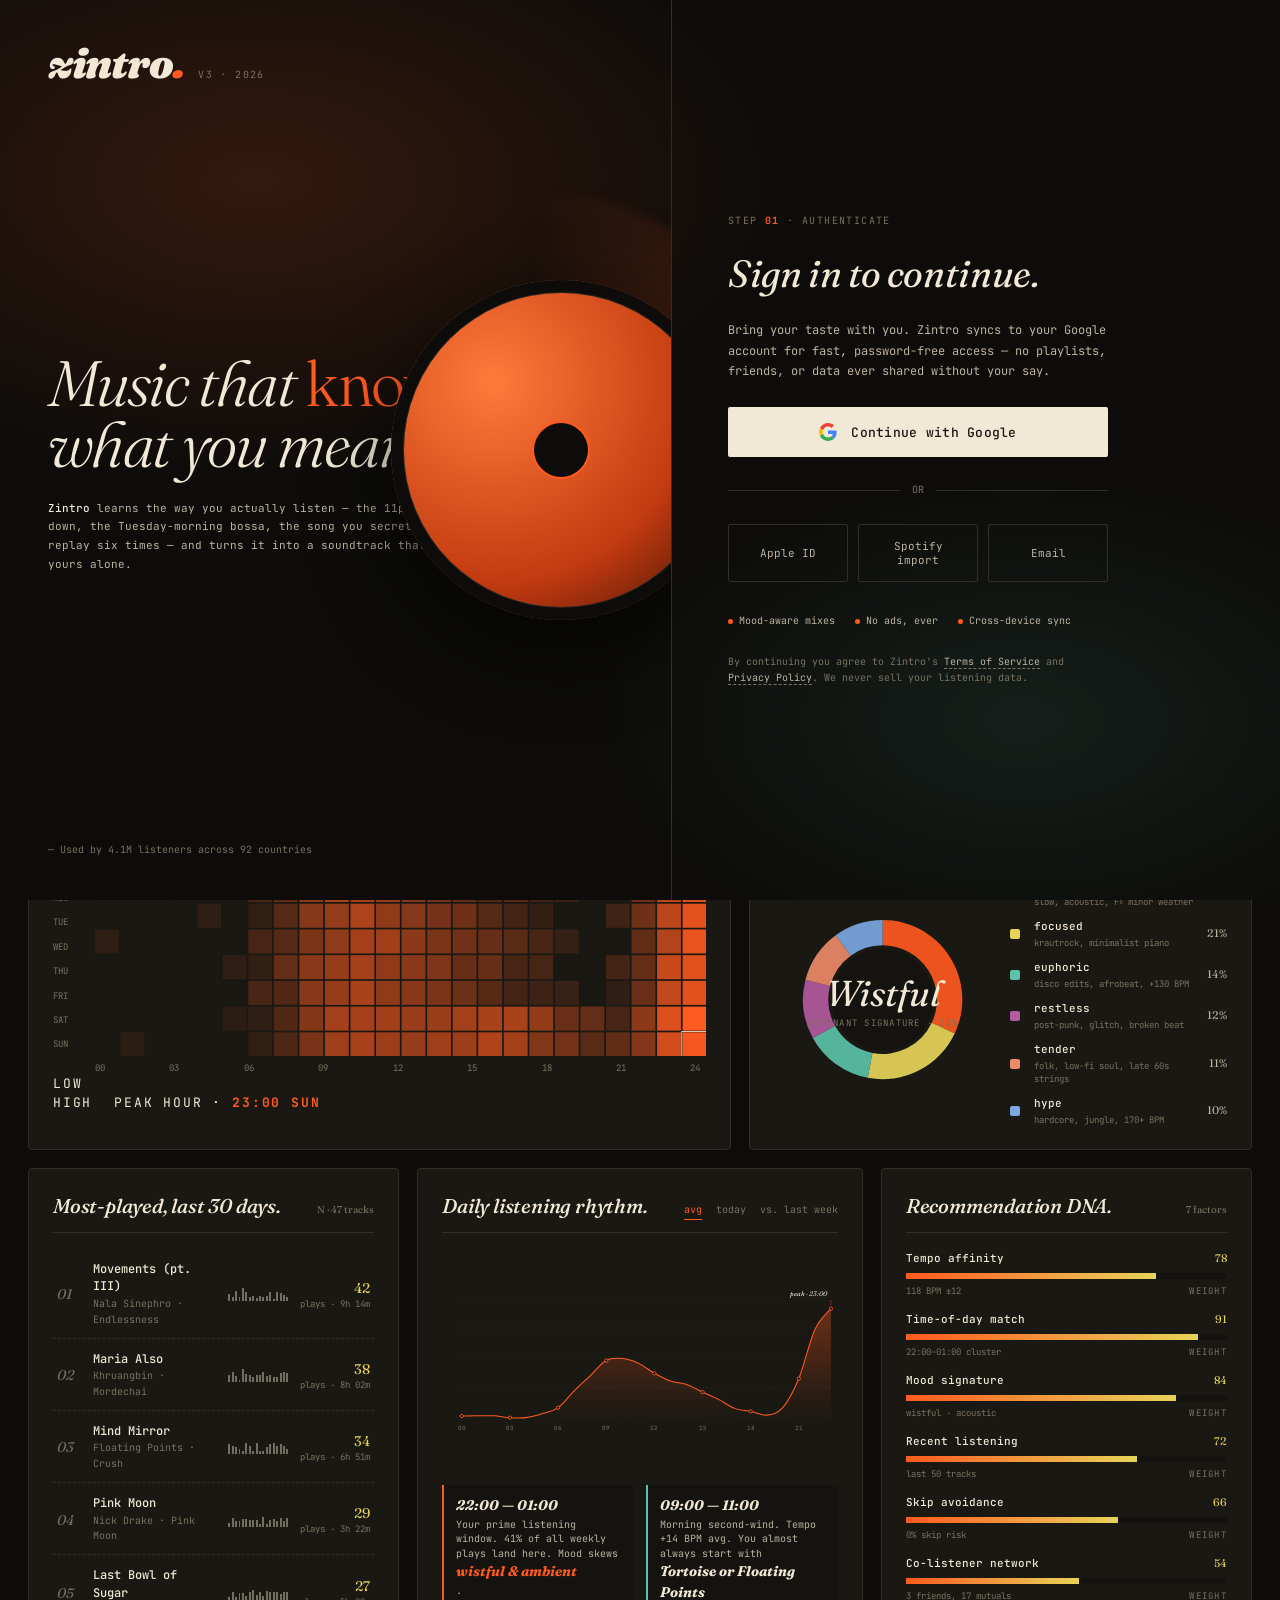
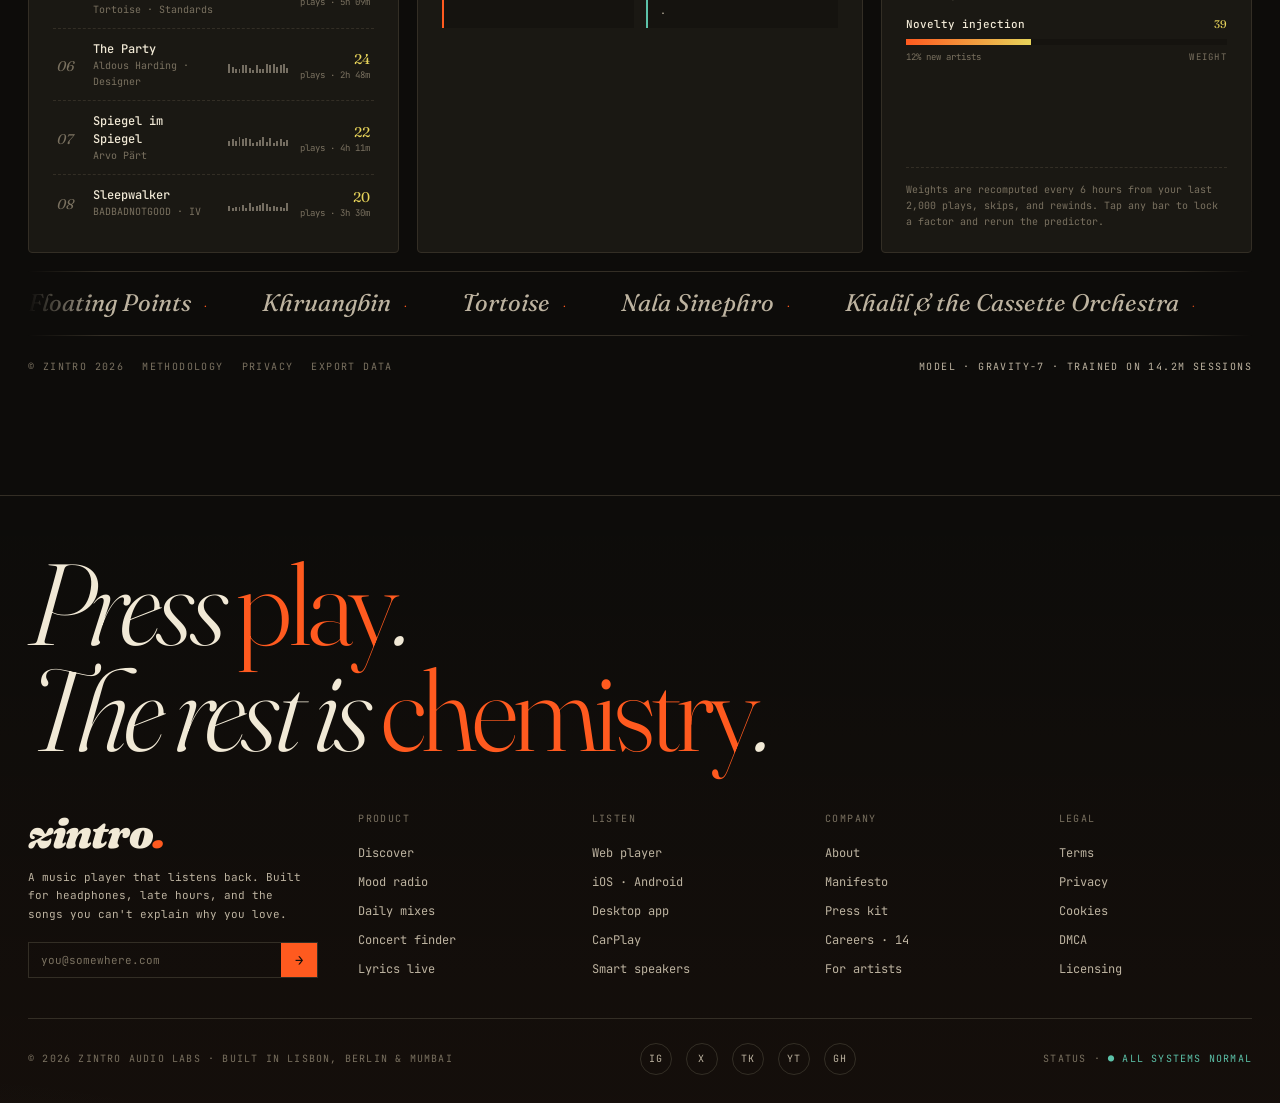
<file: index.html>
<!doctype html>
<html lang="en">
<head>
<meta charset="utf-8" />
<meta name="viewport" content="width=device-width,initial-scale=1" />
<title>Zintro — your music, decoded.</title>
<link rel="preconnect" href="https://fonts.googleapis.com">
<link rel="preconnect" href="https://fonts.gstatic.com" crossorigin>
<link href="https://fonts.googleapis.com/css2?family=Fraunces:ital,opsz,wght@0,9..144,300..900;1,9..144,300..900&family=JetBrains+Mono:wght@300;400;500;700&display=swap" rel="stylesheet">
<style>
:root{
  --ink:#0d0c0a;
  --ink-2:#15130f;
  --panel:#1a1813;
  --panel-2:#221f19;
  --line:#332e25;
  --bone:#f1e9d6;
  --bone-dim:#bdb3a0;
  --muted:#7a7160;
  --tang:#ff5a1f;      /* persimmon */
  --acid:#e7d35a;      /* champagne acid */
  --teal:#5cc2a9;      /* dim mint */
  --plum:#b35aa1;
  --grid-gap:18px;
}
*{box-sizing:border-box;margin:0;padding:0}
html{scroll-behavior:smooth}
html,body{background:var(--ink);color:var(--bone);font-family:"JetBrains Mono",ui-monospace,Menlo,monospace;font-size:13px;line-height:1.45;-webkit-font-smoothing:antialiased}
body{
  background:
    radial-gradient(1200px 600px at 85% -10%, rgba(255,90,31,.10), transparent 60%),
    radial-gradient(900px 500px at -5% 110%, rgba(92,194,169,.07), transparent 60%),
    var(--ink);
  min-height:100vh;
  overflow-x:hidden;
}
/* film grain */
body::before{
  content:"";position:fixed;inset:0;pointer-events:none;z-index:100;opacity:.06;mix-blend-mode:overlay;
  background-image:url("data:image/svg+xml;utf8,<svg xmlns='http://www.w3.org/2000/svg' width='160' height='160'><filter id='n'><feTurbulence type='fractalNoise' baseFrequency='.9' numOctaves='2' stitchTiles='stitch'/></filter><rect width='100%25' height='100%25' filter='url(%23n)'/></svg>");
}
::selection{background:var(--tang);color:var(--ink)}

a{color:inherit;text-decoration:none}
.serif{font-family:"Fraunces",ui-serif,Georgia,serif;font-optical-sizing:auto}
.italic{font-style:italic}
.up{text-transform:uppercase;letter-spacing:.14em}
.tang{color:var(--tang)}
.acid{color:var(--acid)}
.teal{color:var(--teal)}
.dim{color:var(--bone-dim)}
.mut{color:var(--muted)}

/* ───────── layout ───────── */
.wrap{max-width:1480px;margin:0 auto;padding:22px 28px 60px}

/* ───────── top bar ───────── */
.topbar{display:flex;align-items:center;justify-content:space-between;border-bottom:1px solid var(--line);padding-bottom:14px;margin-bottom:22px}
.brand{display:flex;align-items:baseline;gap:14px}
.brand .mark{font-family:"Fraunces";font-weight:900;font-style:italic;font-size:34px;letter-spacing:-.02em;line-height:1}
.brand .mark .slash{color:var(--tang);font-style:normal;margin:0 2px}
.brand .sub{font-size:10px;color:var(--muted);max-width:240px}
.tb-meta{display:flex;gap:22px;align-items:center;font-size:11px;color:var(--bone-dim)}
.tb-meta .kv b{color:var(--bone);font-weight:500}
.tb-meta .dot{width:7px;height:7px;border-radius:50%;background:var(--tang);box-shadow:0 0 0 4px rgba(255,90,31,.15);animation:p 1.6s ease-in-out infinite}
@keyframes p{50%{transform:scale(1.4);opacity:.7}}
.live{display:flex;align-items:center;gap:8px}
.avatar{width:34px;height:34px;border-radius:50%;background:linear-gradient(135deg,var(--tang),var(--plum));display:grid;place-items:center;font-family:"Fraunces";font-style:italic;font-weight:700;color:var(--ink)}

/* ───────── masthead ───────── */
.mast{display:grid;grid-template-columns:1.05fr .95fr;gap:var(--grid-gap);margin-bottom:var(--grid-gap)}
.mast .col{position:relative}

/* now playing card */
.np{
  background:linear-gradient(160deg,#1d1a14 0%, #14110d 100%);
  border:1px solid var(--line);
  border-radius:4px;
  padding:26px 28px 22px;
  position:relative;overflow:hidden;min-height:340px;
}
.np::after{
  content:"";position:absolute;right:-80px;top:-60px;width:380px;height:380px;border-radius:50%;
  background:conic-gradient(from 30deg, #0d0c0a, #2a2620, #0d0c0a, #2a2620, #0d0c0a);
  filter:blur(.4px);opacity:.85;
}
.np::before{
  content:"";position:absolute;right:30px;top:90px;width:160px;height:160px;border-radius:50%;
  background:radial-gradient(circle at 30% 30%, #ff7a3a, #c23a10 60%, #2a0d04 100%);
  box-shadow:0 30px 60px rgba(0,0,0,.6), inset 0 0 0 6px #0d0c0a;
  z-index:1;animation:spin 14s linear infinite;
}
@keyframes spin{to{transform:rotate(360deg)}}
.np-tag{display:flex;align-items:center;gap:8px;font-size:10px;color:var(--bone-dim);position:relative;z-index:2}
.np-tag .dot{width:6px;height:6px;border-radius:50%;background:var(--tang);animation:p 1.6s ease-in-out infinite}
.np h1{
  font-family:"Fraunces";font-style:italic;font-weight:400;
  font-size:clamp(38px,5vw,68px);line-height:.95;letter-spacing:-.02em;
  margin:18px 0 8px;max-width:78%;position:relative;z-index:2;
}
.np h1 em{font-style:normal;color:var(--tang)}
.np .artist{font-size:13px;color:var(--bone-dim);position:relative;z-index:2}
.np .artist b{color:var(--bone);font-weight:500}
.np .meta{display:flex;gap:24px;margin-top:22px;position:relative;z-index:2;font-size:10px;color:var(--muted)}
.np .meta b{display:block;color:var(--bone);font-size:14px;margin-bottom:2px;font-family:"Fraunces";font-weight:400}

/* progress + waveform */
.wave{position:relative;margin-top:24px;z-index:2}
.wave svg{display:block;width:100%;height:54px}
.wave .scrub{height:1px;background:var(--line);margin-top:8px;position:relative}
.wave .scrub i{position:absolute;left:0;top:0;height:1px;background:var(--tang);width:42%}
.wave .scrub b{position:absolute;left:42%;top:-4px;width:9px;height:9px;background:var(--tang);border-radius:50%;transform:translateX(-50%)}
.wave .t{display:flex;justify-content:space-between;font-size:10px;color:var(--muted);margin-top:6px}
.transport{display:flex;gap:14px;margin-top:18px;align-items:center;position:relative;z-index:2}
.transport button{
  background:none;border:1px solid var(--line);color:var(--bone);
  width:36px;height:36px;border-radius:50%;cursor:pointer;
  display:grid;place-items:center;transition:.2s;
}
.transport button:hover{border-color:var(--tang);color:var(--tang)}
.transport .play{width:48px;height:48px;background:var(--tang);color:var(--ink);border-color:var(--tang)}
.transport .play:hover{background:#ff7541}

/* predicted next */
.next{
  background:var(--panel);border:1px solid var(--line);border-radius:4px;
  padding:22px 24px;display:flex;flex-direction:column;min-height:340px;position:relative;
}
.next .hd{display:flex;justify-content:space-between;align-items:center;border-bottom:1px dashed var(--line);padding-bottom:10px;margin-bottom:16px}
.next .hd h3{font-family:"Fraunces";font-style:italic;font-weight:500;font-size:18px;letter-spacing:-.01em}
.next .conf{font-size:10px;color:var(--bone-dim);display:flex;align-items:center;gap:8px}
.conf .bar{width:80px;height:4px;background:var(--line);position:relative;overflow:hidden}
.conf .bar i{position:absolute;left:0;top:0;bottom:0;background:linear-gradient(90deg,var(--tang),var(--acid));width:87%}
.queue{display:flex;flex-direction:column;gap:10px;flex:1}
.q-item{
  display:grid;grid-template-columns:28px 1fr auto;gap:12px;align-items:center;
  padding:10px 12px;border:1px solid transparent;border-radius:3px;cursor:pointer;transition:.2s;
}
.q-item:hover{background:var(--panel-2);border-color:var(--line)}
.q-item.lead{background:linear-gradient(90deg,rgba(255,90,31,.10),transparent 70%);border-color:rgba(255,90,31,.35)}
.q-item .rank{font-family:"Fraunces";font-style:italic;font-size:22px;color:var(--muted);text-align:center}
.q-item.lead .rank{color:var(--tang)}
.q-item .title{font-size:12px;color:var(--bone);font-weight:500}
.q-item .sub{font-size:10px;color:var(--muted);margin-top:2px}
.q-item .why{font-size:9px;color:var(--bone-dim);text-align:right;max-width:140px;line-height:1.4}
.q-item .pct{font-family:"Fraunces";font-weight:500;font-size:13px;color:var(--acid);text-align:right}
.next .why-box{
  margin-top:14px;padding:12px 14px;background:var(--ink-2);border-left:2px solid var(--tang);
  font-size:11px;color:var(--bone-dim);line-height:1.6;
}
.next .why-box b{color:var(--bone);font-weight:500}

/* ───────── strip: mood selector ───────── */
.mood-strip{
  display:flex;align-items:stretch;gap:0;border:1px solid var(--line);border-radius:4px;
  background:var(--panel);margin-bottom:var(--grid-gap);overflow:hidden;
}
.mood-strip .label{
  padding:18px 20px;border-right:1px solid var(--line);
  display:flex;flex-direction:column;justify-content:center;min-width:200px;background:var(--ink-2);
}
.mood-strip .label .k{font-size:10px;color:var(--muted)}
.mood-strip .label .v{font-family:"Fraunces";font-style:italic;font-size:22px;margin-top:2px}
.mood-chips{display:flex;flex:1;overflow-x:auto}
.chip{
  flex:1;padding:18px 16px;border-right:1px solid var(--line);cursor:pointer;
  display:flex;flex-direction:column;gap:6px;min-width:130px;position:relative;transition:.25s;
}
.chip:last-child{border-right:none}
.chip:hover{background:var(--panel-2)}
.chip.active{background:linear-gradient(180deg,rgba(255,90,31,.18),transparent);color:var(--bone)}
.chip.active::before{content:"";position:absolute;left:0;right:0;bottom:0;height:2px;background:var(--tang)}
.chip .emo{font-family:"Fraunces";font-style:italic;font-size:18px;letter-spacing:-.01em}
.chip .stat{font-size:10px;color:var(--muted);display:flex;justify-content:space-between}
.chip .mini{height:18px;display:flex;align-items:flex-end;gap:2px}
.chip .mini i{flex:1;background:var(--line);transition:.3s}
.chip.active .mini i{background:var(--tang)}

/* ───────── main grid ───────── */
.grid{display:grid;grid-template-columns:1.4fr 1fr;gap:var(--grid-gap)}
.card{background:var(--panel);border:1px solid var(--line);border-radius:4px;padding:22px 24px;position:relative}
.card .hd{display:flex;justify-content:space-between;align-items:baseline;margin-bottom:18px;border-bottom:1px solid var(--line);padding-bottom:12px}
.card .hd h3{font-family:"Fraunces";font-style:italic;font-weight:500;font-size:20px;letter-spacing:-.01em}
.card .hd .ctrls{display:flex;gap:14px;font-size:10px;color:var(--muted)}
.card .hd .ctrls span{cursor:pointer;padding:2px 0;border-bottom:1px solid transparent}
.card .hd .ctrls span.on{color:var(--tang);border-color:var(--tang)}
.card .hd .ctrls span:hover{color:var(--bone)}
.card .num{font-family:"Fraunces";font-size:10px;color:var(--muted)}

/* heatmap */
.heat{display:grid;grid-template-columns:34px 1fr;gap:8px}
.heat .ylabs{display:flex;flex-direction:column;justify-content:space-between;font-size:9px;color:var(--muted);padding:14px 0 24px}
.heat-grid{position:relative}
.heat-grid svg{display:block;width:100%;height:auto}
.heat .xlabs{display:flex;justify-content:space-between;font-size:9px;color:var(--muted);margin-top:6px;padding-right:6px}
.heat .legend{display:flex;align-items:center;gap:8px;margin-top:14px;font-size:10px;color:var(--muted);justify-content:flex-end}
.heat .legend .scale{display:flex;width:120px;height:8px}
.heat .legend .scale i{flex:1}

/* mood ring (donut) */
.ring-wrap{display:grid;grid-template-columns:1fr 1fr;gap:18px;align-items:center}
.ring{position:relative;aspect-ratio:1;max-width:240px;margin:0 auto}
.ring svg{width:100%;height:100%;transform:rotate(-90deg)}
.ring .center{position:absolute;inset:0;display:grid;place-items:center;text-align:center}
.ring .center .big{font-family:"Fraunces";font-style:italic;font-size:36px;line-height:1}
.ring .center .small{font-size:9px;color:var(--muted);margin-top:6px}
.ring-legend{display:flex;flex-direction:column;gap:10px}
.ring-legend .row{display:grid;grid-template-columns:14px 1fr auto;gap:10px;align-items:center;font-size:11px}
.ring-legend .sw{width:10px;height:10px;border-radius:2px}
.ring-legend .row b{font-weight:500;color:var(--bone)}
.ring-legend .row .p{color:var(--bone-dim);font-family:"Fraunces"}

/* second row grid */
.grid2{display:grid;grid-template-columns:1fr 1.2fr 1fr;gap:var(--grid-gap);margin-top:var(--grid-gap)}
.grid2 .card{display:flex;flex-direction:column}

/* top tracks */
.tt{display:flex;flex-direction:column;gap:2px}
.tt .row{
  display:grid;grid-template-columns:24px 1fr 60px 70px;gap:12px;align-items:center;
  padding:10px 4px;border-bottom:1px dashed var(--line);font-size:11px;
}
.tt .row:last-child{border-bottom:none}
.tt .row .rk{font-family:"Fraunces";font-style:italic;color:var(--muted);font-size:14px}
.tt .row .meta b{display:block;color:var(--bone);font-weight:500;font-size:12px}
.tt .row .meta i{color:var(--muted);font-style:normal;font-size:10px}
.tt .row .bars{height:14px;display:flex;align-items:flex-end;gap:1.5px}
.tt .row .bars i{flex:1;background:var(--bone-dim);opacity:.55}
.tt .row .pl{text-align:right;font-family:"Fraunces";font-size:14px;color:var(--acid)}
.tt .row .pl span{font-size:9px;color:var(--muted);display:block;font-family:"JetBrains Mono"}
.tt .row:hover{background:var(--ink-2)}
.tt .row:hover .bars i{background:var(--tang);opacity:.9}

/* hour rhythm (line chart) */
.rhythm{flex:1;display:flex;flex-direction:column}
.rhythm svg{width:100%;height:220px;display:block}
.rhythm .insights{display:grid;grid-template-columns:1fr 1fr;gap:12px;margin-top:14px;font-size:10px}
.rhythm .insights .ins{padding:10px 12px;background:var(--ink-2);border-left:2px solid var(--teal)}
.rhythm .insights .ins.h{border-left-color:var(--tang)}
.rhythm .insights .ins b{display:block;font-family:"Fraunces";font-style:italic;font-size:14px;color:var(--bone);margin-bottom:2px}
.rhythm .insights .ins span{color:var(--bone-dim)}

/* dna/factors */
.dna{display:flex;flex-direction:column;gap:14px;flex:1}
.dna .factor{display:flex;flex-direction:column;gap:6px}
.dna .factor .top{display:flex;justify-content:space-between;font-size:11px}
.dna .factor .top b{color:var(--bone);font-weight:500}
.dna .factor .top span{font-family:"Fraunces";color:var(--acid)}
.dna .factor .track{height:6px;background:var(--ink-2);position:relative;overflow:hidden}
.dna .factor .track i{position:absolute;left:0;top:0;bottom:0;background:linear-gradient(90deg,var(--tang),var(--acid))}
.dna .factor .scale{display:flex;justify-content:space-between;font-size:9px;color:var(--muted)}

/* footer ticker */
.ticker{
  margin-top:var(--grid-gap);border-top:1px solid var(--line);border-bottom:1px solid var(--line);
  padding:14px 0;display:flex;gap:48px;overflow:hidden;white-space:nowrap;
  font-family:"Fraunces";font-style:italic;font-size:24px;color:var(--bone-dim);
  mask-image:linear-gradient(90deg,transparent,#000 6%,#000 94%,transparent);
}
.ticker .reel{display:flex;gap:48px;animation:slide 50s linear infinite}
@keyframes slide{to{transform:translateX(-50%)}}
.ticker .reel span em{color:var(--tang);font-style:normal;margin:0 8px;font-size:10px;vertical-align:middle}

/* foot */
.foot{display:flex;justify-content:space-between;margin-top:24px;font-size:10px;color:var(--muted)}
.foot .l{display:flex;gap:18px}
.foot a:hover{color:var(--tang)}

/* responsive */
@media (max-width:1100px){
  .mast,.grid,.grid2{grid-template-columns:1fr}
  .np h1{font-size:46px}
}

/* ───────── login overlay ───────── */
.login-shell{
  position:fixed;inset:0;z-index:200;
  background:
    radial-gradient(900px 500px at 20% 20%, rgba(255,90,31,.16), transparent 60%),
    radial-gradient(700px 400px at 80% 80%, rgba(92,194,169,.10), transparent 60%),
    var(--ink);
  display:grid;grid-template-columns:1.05fr .95fr;
  transition:opacity .8s ease, transform .8s ease;
}
.login-shell.gone{opacity:0;transform:scale(1.02);pointer-events:none}
.login-art{
  position:relative;overflow:hidden;border-right:1px solid var(--line);
  padding:42px 48px;display:flex;flex-direction:column;justify-content:space-between;
}
.login-art .b{display:flex;align-items:baseline;gap:14px}
.login-art .b .mark{font-family:"Fraunces";font-weight:900;font-style:italic;font-size:42px;letter-spacing:-.03em;line-height:1}
.login-art .b .mark .dot{color:var(--tang)}
.login-art .b .sub{font-size:10px;color:var(--muted)}
.login-art h2{
  font-family:"Fraunces";font-weight:300;font-style:italic;
  font-size:clamp(46px,5vw,82px);line-height:.96;letter-spacing:-.025em;max-width:520px;
}
.login-art h2 em{font-style:normal;color:var(--tang)}
.login-art .quote{font-size:11px;color:var(--bone-dim);max-width:420px;line-height:1.7}
.login-art .quote b{color:var(--bone);font-weight:500}
.login-art::after{
  content:"";position:absolute;right:-120px;top:50%;transform:translateY(-50%);
  width:520px;height:520px;border-radius:50%;
  background:conic-gradient(from 0deg, transparent, rgba(255,90,31,.18), transparent 30%, transparent);
  filter:blur(6px);animation:spin 24s linear infinite;
}
.login-art .disc{
  position:absolute;right:-60px;top:50%;transform:translateY(-50%);
  width:340px;height:340px;border-radius:50%;
  background:radial-gradient(circle at 30% 30%, #ff7a3a, #c23a10 60%, #2a0d04 100%);
  box-shadow:0 30px 80px rgba(0,0,0,.6), inset 0 0 0 12px #0d0c0a, inset 0 0 0 13px #2a2620;
  animation:spin 14s linear infinite;z-index:1;
}
.login-art .disc::after{
  content:"";position:absolute;inset:42% 42%;border-radius:50%;background:#0d0c0a;box-shadow:0 0 0 2px #ff5a1f;
}

.login-form{
  padding:42px 56px;display:flex;flex-direction:column;justify-content:center;gap:26px;
  max-width:520px;
}
.login-form .step{font-size:10px;color:var(--muted)}
.login-form .step b{color:var(--tang)}
.login-form h3{font-family:"Fraunces";font-style:italic;font-weight:400;font-size:38px;line-height:1.05;letter-spacing:-.01em}
.login-form p.intro{font-size:12px;color:var(--bone-dim);line-height:1.7;max-width:380px}

.gbtn{
  display:flex;align-items:center;gap:14px;justify-content:center;
  width:100%;max-width:380px;padding:16px 22px;
  background:var(--bone);color:#1a1813;border:none;border-radius:2px;cursor:pointer;
  font-family:"JetBrains Mono";font-weight:500;font-size:13px;letter-spacing:.02em;
  transition:.25s;position:relative;overflow:hidden;
}
.gbtn:hover{background:#fff;transform:translateY(-1px);box-shadow:0 14px 30px rgba(0,0,0,.4)}
.gbtn:active{transform:translateY(0)}
.gbtn svg{flex-shrink:0}
.gbtn.loading{color:transparent}
.gbtn.loading::after{
  content:"";position:absolute;top:50%;left:50%;width:18px;height:18px;margin:-9px 0 0 -9px;
  border:2px solid #1a1813;border-top-color:transparent;border-radius:50%;animation:spin 0.7s linear infinite;
}

.divider{display:flex;align-items:center;gap:12px;color:var(--muted);font-size:10px;max-width:380px}
.divider::before,.divider::after{content:"";flex:1;height:1px;background:var(--line)}

.alt{
  display:flex;gap:10px;max-width:380px;
}
.alt button{
  flex:1;padding:14px;background:transparent;border:1px solid var(--line);color:var(--bone-dim);
  font-family:"JetBrains Mono";font-size:11px;cursor:pointer;transition:.2s;border-radius:2px;
}
.alt button:hover{border-color:var(--tang);color:var(--bone)}

.login-form .fineprint{font-size:10px;color:var(--muted);line-height:1.6;max-width:380px}
.login-form .fineprint a{color:var(--bone-dim);border-bottom:1px dashed var(--muted)}
.login-form .fineprint a:hover{color:var(--tang);border-color:var(--tang)}

.login-perks{display:flex;gap:20px;margin-top:6px;max-width:380px;flex-wrap:wrap}
.login-perks .p{font-size:10px;color:var(--bone-dim);display:flex;gap:6px;align-items:center}
.login-perks .p::before{content:"";width:5px;height:5px;background:var(--tang);border-radius:50%}

@media (max-width:900px){
  .login-shell{grid-template-columns:1fr}
  .login-art{min-height:280px;padding:28px}
  .login-art .disc{width:240px;height:240px;right:-100px}
}

/* ───────── song hover card ───────── */
.song{
  position:relative;cursor:pointer;display:inline-block;transition:color .25s ease;
}
.song::after{
  content:"";position:absolute;left:0;right:100%;bottom:-2px;height:1px;
  background:var(--tang);transition:right .35s cubic-bezier(.22,.61,.36,1);
}
.song:hover{color:var(--tang)}
.song:hover::after{right:0}

#hoverCard{
  position:fixed;z-index:150;pointer-events:none;
  background:linear-gradient(155deg,#1f1c16,#15130f);
  border:1px solid var(--line);border-radius:4px;padding:14px 16px;width:260px;
  box-shadow:0 26px 60px rgba(0,0,0,.7), 0 0 0 1px rgba(255,90,31,.08);
  opacity:0;transform:translateY(8px) scale(.96);transform-origin:top left;
  transition:opacity .25s ease, transform .35s cubic-bezier(.22,.61,.36,1);
  font-family:"JetBrains Mono";
}
#hoverCard.on{opacity:1;transform:translateY(0) scale(1)}
#hoverCard::before{
  content:"";position:absolute;left:14px;top:-5px;width:10px;height:10px;
  background:#1f1c16;border-left:1px solid var(--line);border-top:1px solid var(--line);
  transform:rotate(45deg);
}
#hoverCard .hc-art{
  display:flex;align-items:center;gap:12px;padding-bottom:10px;border-bottom:1px dashed var(--line);margin-bottom:10px;
}
#hoverCard .hc-cover{
  width:46px;height:46px;border-radius:50%;flex-shrink:0;position:relative;
  background:conic-gradient(from 90deg,#2a2620,#ff5a1f,#c23a10,#2a2620);
  box-shadow:inset 0 0 0 3px #0d0c0a, inset 0 0 0 4px #332e25;
  animation:spin 6s linear infinite;
}
#hoverCard .hc-cover::after{content:"";position:absolute;inset:42% 42%;border-radius:50%;background:#0d0c0a}
#hoverCard .hc-title{font-family:"Fraunces";font-style:italic;font-size:16px;line-height:1.1;color:var(--bone)}
#hoverCard .hc-artist{font-size:10px;color:var(--bone-dim);margin-top:3px}
#hoverCard .hc-meta{display:grid;grid-template-columns:1fr 1fr;gap:8px 12px;font-size:10px}
#hoverCard .hc-meta .k{color:var(--muted);text-transform:uppercase;letter-spacing:.1em;font-size:9px}
#hoverCard .hc-meta .v{font-family:"Fraunces";color:var(--bone);font-size:13px;margin-top:1px}
#hoverCard .hc-mood{
  margin-top:10px;padding-top:10px;border-top:1px dashed var(--line);
  display:flex;align-items:center;gap:8px;font-size:9px;color:var(--bone-dim);
}
#hoverCard .hc-mood .pill{
  padding:3px 8px;border:1px solid var(--tang);color:var(--tang);border-radius:99px;font-size:9px;letter-spacing:.05em;
}
#hoverCard .hc-bars{display:flex;gap:2px;flex:1;align-items:flex-end;height:14px}
#hoverCard .hc-bars i{flex:1;background:var(--tang);opacity:.65}

/* ───────── expanded footer ───────── */
.zfoot{
  margin-top:60px;padding:54px 28px 28px;border-top:1px solid var(--line);
  background:linear-gradient(180deg,transparent,rgba(255,90,31,.03));
  position:relative;overflow:hidden;
}
.zfoot .big{
  font-family:"Fraunces";font-style:italic;font-weight:300;
  font-size:clamp(60px,9vw,140px);line-height:.92;letter-spacing:-.04em;
  color:var(--bone);max-width:1480px;margin:0 auto 50px;
}
.zfoot .big em{font-style:normal;color:var(--tang)}
.zfoot .cols{
  max-width:1480px;margin:0 auto;
  display:grid;grid-template-columns:1.5fr 1fr 1fr 1fr 1fr;gap:40px;
  padding-bottom:40px;border-bottom:1px solid var(--line);
}
.zfoot .col h5{font-size:10px;color:var(--muted);text-transform:uppercase;letter-spacing:.14em;margin-bottom:18px;font-weight:400}
.zfoot .col ul{list-style:none;display:flex;flex-direction:column;gap:10px}
.zfoot .col li a{font-size:12px;color:var(--bone-dim);transition:.2s;display:inline-block}
.zfoot .col li a:hover{color:var(--tang);transform:translateX(4px)}
.zfoot .brand-col .mark{font-family:"Fraunces";font-weight:900;font-style:italic;font-size:42px;letter-spacing:-.03em;line-height:1;margin-bottom:14px}
.zfoot .brand-col .mark .dot{color:var(--tang)}
.zfoot .brand-col p{font-size:11px;color:var(--bone-dim);line-height:1.7;max-width:280px;margin-bottom:18px}
.zfoot .news{display:flex;border:1px solid var(--line);max-width:300px}
.zfoot .news input{flex:1;background:transparent;border:none;color:var(--bone);font-family:"JetBrains Mono";font-size:11px;padding:10px 12px;outline:none}
.zfoot .news input::placeholder{color:var(--muted)}
.zfoot .news button{background:var(--tang);color:var(--ink);border:none;padding:0 14px;cursor:pointer;font-weight:600;font-family:"JetBrains Mono";font-size:14px}
.zfoot .news button:hover{background:#ff7541}
.zfoot .bottom{
  max-width:1480px;margin:24px auto 0;display:flex;justify-content:space-between;align-items:center;
  font-size:10px;color:var(--muted);text-transform:uppercase;letter-spacing:.12em;flex-wrap:wrap;gap:14px;
}
.zfoot .bottom .socials{display:flex;gap:14px}
.zfoot .bottom .socials a{
  width:32px;height:32px;border:1px solid var(--line);border-radius:50%;
  display:grid;place-items:center;color:var(--bone-dim);transition:.25s;
}
.zfoot .bottom .socials a:hover{border-color:var(--tang);color:var(--tang);transform:translateY(-2px)}

@media (max-width:900px){
  .zfoot .cols{grid-template-columns:1fr 1fr;gap:30px}
  .zfoot .brand-col{grid-column:1/-1}
}
</style>
</head>
<body>
<!-- ────────── LOGIN OVERLAY ────────── -->
<div class="login-shell" id="loginShell">
  <div class="login-art">
    <div class="b">
      <div class="mark">zintro<span class="dot">.</span></div>
      <div class="sub up">v3 · 2026</div>
    </div>
    <div class="disc"></div>
    <div>
      <h2>Music that <em>knows</em><br/>what you mean.</h2>
      <p class="quote" style="margin-top:24px">
        <b>Zintro</b> learns the way you actually listen — the 11pm wind-down, the Tuesday-morning bossa,
        the song you secretly replay six times — and turns it into a soundtrack that's yours alone.
      </p>
    </div>
    <div class="quote" style="font-size:10px;color:var(--muted)">
      — Used by 4.1M listeners across 92 countries
    </div>
  </div>

  <div class="login-form">
    <div class="step up">Step <b>01</b> · authenticate</div>
    <h3 class="serif">Sign in to continue.</h3>
    <p class="intro">
      Bring your taste with you. Zintro syncs to your Google account for fast, password-free access —
      no playlists, friends, or data ever shared without your say.
    </p>

    <button class="gbtn" id="gbtn">
      <svg width="18" height="18" viewBox="0 0 48 48"><path fill="#EA4335" d="M24 9.5c3.54 0 6.71 1.22 9.21 3.6l6.85-6.85C35.9 2.38 30.47 0 24 0 14.62 0 6.51 5.38 2.56 13.22l7.98 6.19C12.43 13.72 17.74 9.5 24 9.5z"/><path fill="#4285F4" d="M46.98 24.55c0-1.57-.15-3.09-.38-4.55H24v9.02h12.94c-.58 2.96-2.26 5.48-4.78 7.18l7.73 6c4.51-4.18 7.09-10.36 7.09-17.65z"/><path fill="#FBBC05" d="M10.53 28.59c-.48-1.45-.76-2.99-.76-4.59s.27-3.14.76-4.59l-7.98-6.19C.92 16.46 0 20.12 0 24c0 3.88.92 7.54 2.56 10.78l7.97-6.19z"/><path fill="#34A853" d="M24 48c6.48 0 11.93-2.13 15.89-5.81l-7.73-6c-2.15 1.45-4.92 2.3-8.16 2.3-6.26 0-11.57-4.22-13.47-9.91l-7.98 6.19C6.51 42.62 14.62 48 24 48z"/></svg>
      <span>Continue with Google</span>
    </button>

    <div class="divider"><span>OR</span></div>

    <div class="alt">
      <button>Apple ID</button>
      <button>Spotify import</button>
      <button>Email</button>
    </div>

    <div class="login-perks">
      <div class="p">Mood-aware mixes</div>
      <div class="p">No ads, ever</div>
      <div class="p">Cross-device sync</div>
    </div>

    <div class="fineprint">
      By continuing you agree to Zintro's <a href="#">Terms of Service</a> and
      <a href="#">Privacy Policy</a>. We never sell your listening data.
    </div>
  </div>
</div>

<div class="wrap">

  <!-- ────────── TOPBAR ────────── -->
  <header class="topbar">
    <div class="brand">
      <div class="mark">zintro<span class="slash">.</span></div>
      <div class="sub up">Your music, decoded · Session 1182 · Sun</div>
    </div>
    <div class="tb-meta">
      <div class="kv up">Local <b id="clock">—</b></div>
      <div class="kv up">Sun · Cycle 24h</div>
      <div class="live"><span class="dot"></span><span class="up">live signal</span></div>
      <div class="avatar">M</div>
    </div>
  </header>

  <!-- ────────── MASTHEAD ────────── -->
  <section class="mast">

    <!-- Now playing -->
    <div class="col np">
      <div class="np-tag up"><span class="dot"></span> Now playing · stream 02</div>
      <h1 class="serif"><span class="song" data-artist="Khalil & the Cassette Orchestra" data-genre="Nu-Jazz · Lounge" data-year="2024" data-bpm="118" data-key="F♯m">Midnight in <em>Tangier</em>,<br/>blue and slow.</span></h1>
      <div class="artist">by <b>Khalil &amp; the Cassette Orchestra</b> · <span class="dim">Album · Suite for an Insomniac (2024)</span></div>

      <div class="meta">
        <div><b>118 BPM</b><span class="up">tempo</span></div>
        <div><b>F♯ min</b><span class="up">key</span></div>
        <div><b>0.34</b><span class="up">energy</span></div>
        <div><b>0.71</b><span class="up">valence</span></div>
        <div><b>0.82</b><span class="up">acousticness</span></div>
      </div>

      <div class="wave">
        <svg id="wave" viewBox="0 0 600 54" preserveAspectRatio="none"></svg>
        <div class="scrub"><i></i><b></b></div>
        <div class="t"><span>01:42</span><span>04:03</span></div>
      </div>

      <div class="transport">
        <button title="prev">◀◀</button>
        <button class="play" title="pause">❚❚</button>
        <button title="next">▶▶</button>
        <button title="like" style="margin-left:8px">♡</button>
        <div style="margin-left:auto;font-size:10px;color:var(--muted)" class="up">Listened 14× · last week</div>
      </div>
    </div>

    <!-- Predicted next -->
    <div class="col next">
      <div class="hd">
        <h3>Predicted, next in queue.</h3>
        <div class="conf">model v3 confidence <div class="bar"><i></i></div> <b>87%</b></div>
      </div>

      <div class="queue" id="queue"></div>

      <div class="why-box">
        <b>Why these?</b> You drift toward <span class="tang">slow-tempo, high-valence</span> acoustics between
        <b>22:00–01:00</b>. Last 6 sessions ended with a Tortoise or Khruangbin track. The lead pick mirrors your
        Sunday night <b>"after-dinner"</b> cluster — same key, +6 BPM ramp.
      </div>
    </div>
  </section>

  <!-- ────────── MOOD STRIP ────────── -->
  <section class="mood-strip" id="moodStrip">
    <div class="label">
      <div class="k up">Detected mood</div>
      <div class="v serif italic" id="moodTitle">Wistful</div>
      <div class="k mut" style="margin-top:4px">tap a chip to recompute</div>
    </div>
    <div class="mood-chips" id="moodChips"></div>
  </section>

  <!-- ────────── MAIN GRID: heatmap + mood ring ────────── -->
  <section class="grid">

    <!-- HEATMAP -->
    <div class="card">
      <div class="hd">
        <h3>When you listen — 7 days × 24 hours.</h3>
        <div class="ctrls">
          <span class="on">plays</span>
          <span>minutes</span>
          <span>unique tracks</span>
        </div>
      </div>
      <div class="heat">
        <div class="ylabs">
          <span>MON</span><span>TUE</span><span>WED</span><span>THU</span><span>FRI</span><span>SAT</span><span>SUN</span>
        </div>
        <div class="heat-grid">
          <svg id="heatmap" viewBox="0 0 720 210" preserveAspectRatio="none"></svg>
          <div class="xlabs">
            <span>00</span><span>03</span><span>06</span><span>09</span><span>12</span><span>15</span><span>18</span><span>21</span><span>24</span>
          </div>
        </div>
      </div>
      <div class="legend">
        <span class="up">low</span>
        <div class="scale" id="legendScale"></div>
        <span class="up">high</span>
        <span style="margin-left:14px" class="up">peak hour · <b class="tang">23:00 Sun</b></span>
      </div>
    </div>

    <!-- MOOD RING -->
    <div class="card">
      <div class="hd">
        <h3>Mood fingerprint, 30-day.</h3>
        <div class="ctrls"><span>day</span><span>week</span><span class="on">month</span></div>
      </div>
      <div class="ring-wrap">
        <div class="ring">
          <svg id="ring" viewBox="0 0 120 120"></svg>
          <div class="center">
            <div>
              <div class="big serif italic">Wistful</div>
              <div class="small up">dominant signature · 32%</div>
            </div>
          </div>
        </div>
        <div class="ring-legend" id="ringLegend"></div>
      </div>
    </div>

  </section>

  <!-- ────────── GRID 2: top tracks + hour rhythm + dna ────────── -->
  <section class="grid2">

    <!-- TOP TRACKS -->
    <div class="card">
      <div class="hd">
        <h3>Most-played, last 30 days.</h3>
        <span class="num">N · 47 tracks</span>
      </div>
      <div class="tt" id="topTracks"></div>
    </div>

    <!-- HOUR RHYTHM -->
    <div class="card rhythm">
      <div class="hd">
        <h3>Daily listening rhythm.</h3>
        <div class="ctrls"><span class="on">avg</span><span>today</span><span>vs. last week</span></div>
      </div>
      <svg id="rhythm" viewBox="0 0 600 220"></svg>
      <div class="insights">
        <div class="ins h">
          <b>22:00 — 01:00</b>
          <span>Your prime listening window. 41% of all weekly plays land here. Mood skews <b style="color:var(--tang)">wistful & ambient</b>.</span>
        </div>
        <div class="ins">
          <b>09:00 — 11:00</b>
          <span>Morning second-wind. Tempo +14 BPM avg. You almost always start with <b>Tortoise or Floating Points</b>.</span>
        </div>
      </div>
    </div>

    <!-- DNA / FACTORS -->
    <div class="card">
      <div class="hd">
        <h3>Recommendation DNA.</h3>
        <span class="num">7 factors</span>
      </div>
      <div class="dna" id="dna"></div>
      <div style="margin-top:16px;padding-top:14px;border-top:1px dashed var(--line);font-size:10px;color:var(--muted);line-height:1.6">
        Weights are recomputed every 6 hours from your last 2,000 plays, skips, and rewinds. Tap any
        bar to lock a factor and rerun the predictor.
      </div>
    </div>

  </section>

  <!-- ticker -->
  <div class="ticker">
    <div class="reel">
      <span>Floating Points <em>·</em></span>
      <span>Khruangbin <em>·</em></span>
      <span>Tortoise <em>·</em></span>
      <span>Nala Sinephro <em>·</em></span>
      <span>Khalil &amp; the Cassette Orchestra <em>·</em></span>
      <span>Yussef Dayes <em>·</em></span>
      <span>Aldous Harding <em>·</em></span>
      <span>BADBADNOTGOOD <em>·</em></span>
      <span>Floating Points <em>·</em></span>
      <span>Khruangbin <em>·</em></span>
      <span>Tortoise <em>·</em></span>
      <span>Nala Sinephro <em>·</em></span>
      <span>Khalil &amp; the Cassette Orchestra <em>·</em></span>
      <span>Yussef Dayes <em>·</em></span>
      <span>Aldous Harding <em>·</em></span>
      <span>BADBADNOTGOOD <em>·</em></span>
    </div>
  </div>

  <footer class="foot">
    <div class="l">
      <span class="up">© zintro 2026</span>
      <a href="#" class="up">methodology</a>
      <a href="#" class="up">privacy</a>
      <a href="#" class="up">export data</a>
    </div>
    <div class="up dim">model · gravity-7 · trained on 14.2M sessions</div>
  </footer>

</div>

<!-- ────────── RICH FOOTER ────────── -->
<footer class="zfoot">
  <div class="big">Press <em>play</em>.<br/>The rest is <em>chemistry</em>.</div>

  <div class="cols">
    <div class="col brand-col">
      <div class="mark">zintro<span class="dot">.</span></div>
      <p>A music player that listens back. Built for headphones, late hours, and the songs you can't explain why you love.</p>
      <form class="news" onsubmit="event.preventDefault(); this.querySelector('input').value=''; this.querySelector('button').textContent='✓';">
        <input type="email" placeholder="you@somewhere.com"/>
        <button type="submit">→</button>
      </form>
    </div>

    <div class="col">
      <h5>Product</h5>
      <ul>
        <li><a href="#">Discover</a></li>
        <li><a href="#">Mood radio</a></li>
        <li><a href="#">Daily mixes</a></li>
        <li><a href="#">Concert finder</a></li>
        <li><a href="#">Lyrics live</a></li>
      </ul>
    </div>

    <div class="col">
      <h5>Listen</h5>
      <ul>
        <li><a href="#">Web player</a></li>
        <li><a href="#">iOS · Android</a></li>
        <li><a href="#">Desktop app</a></li>
        <li><a href="#">CarPlay</a></li>
        <li><a href="#">Smart speakers</a></li>
      </ul>
    </div>

    <div class="col">
      <h5>Company</h5>
      <ul>
        <li><a href="#">About</a></li>
        <li><a href="#">Manifesto</a></li>
        <li><a href="#">Press kit</a></li>
        <li><a href="#">Careers · 14</a></li>
        <li><a href="#">For artists</a></li>
      </ul>
    </div>

    <div class="col">
      <h5>Legal</h5>
      <ul>
        <li><a href="#">Terms</a></li>
        <li><a href="#">Privacy</a></li>
        <li><a href="#">Cookies</a></li>
        <li><a href="#">DMCA</a></li>
        <li><a href="#">Licensing</a></li>
      </ul>
    </div>
  </div>

  <div class="bottom">
    <div>© 2026 Zintro Audio Labs · Built in Lisbon, Berlin &amp; Mumbai</div>
    <div class="socials">
      <a href="#" title="Instagram">ig</a>
      <a href="#" title="X">x</a>
      <a href="#" title="TikTok">tk</a>
      <a href="#" title="YouTube">yt</a>
      <a href="#" title="GitHub">gh</a>
    </div>
    <div>Status · <span style="color:var(--teal)">● all systems normal</span></div>
  </div>
</footer>

<!-- hover card -->
<div id="hoverCard" aria-hidden="true"></div>
<script>
/* ─────────────────────────────────────────────
   SONAR / FM dashboard logic
   ───────────────────────────────────────────── */

/* clock */
const clock = document.getElementById('clock');
function tick(){
  const d = new Date();
  const hh = String(d.getHours()).padStart(2,'0');
  const mm = String(d.getMinutes()).padStart(2,'0');
  const ss = String(d.getSeconds()).padStart(2,'0');
  clock.textContent = `${hh}:${mm}:${ss}`;
}
setInterval(tick, 1000); tick();

/* ─── now playing waveform ─── */
(function(){
  const svg = document.getElementById('wave');
  const W=600,H=54,N=120,mid=H/2;
  const rng = (seed=>()=>{seed=(seed*9301+49297)%233280;return seed/233280})(7);
  let d='';
  for(let i=0;i<N;i++){
    const x = (i/(N-1))*W;
    const env = Math.sin((i/N)*Math.PI)*0.85+0.15;
    const amp = (rng()*0.7+0.3)*env*mid*0.95;
    d += `M${x} ${mid-amp} L${x} ${mid+amp} `;
  }
  svg.innerHTML = `
    <path d="${d}" stroke="#56503f" stroke-width="2" stroke-linecap="round"/>
    <clipPath id="prog"><rect x="0" y="0" width="${W*0.42}" height="${H}"/></clipPath>
    <g clip-path="url(#prog)">
      <path d="${d}" stroke="#ff5a1f" stroke-width="2" stroke-linecap="round"/>
    </g>`;
})();

/* ─── data ─── */
const TRACKS = {
  np: { title:"Midnight in Tangier", artist:"Khalil & the Cassette Orchestra" },
  queue: [
    { t:"Movements (pt. III)",   a:"Nala Sinephro · Endlessness", g:"Ambient Jazz",    y:2024, bpm:124, key:"F♯m", why:"matches key F♯m · +6 BPM", p:87, lead:true },
    { t:"Maria Also",             a:"Khruangbin · Mordechai",     g:"Psychedelic Soul", y:2020, bpm:96,  key:"Am",  why:"sunday 23:00 cluster", p:74 },
    { t:"Last Bowl of Sugar",     a:"Tortoise · Standards",       g:"Post-Rock",        y:2001, bpm:104, key:"D",   why:"high acousticness", p:68 },
    { t:"Wandering Eye",          a:"Fat Freddy's Drop",          g:"Dub · Reggae",     y:2005, bpm:88,  key:"Em",  why:"valence 0.71 match", p:61 },
    { t:"Sleepwalker",            a:"BADBADNOTGOOD · IV",         g:"Jazz Fusion",      y:2016, bpm:112, key:"Gm",  why:"end-of-session pattern", p:55 },
  ]
};

const MOODS = [
  { k:"wistful",   v:32, hex:"#ff5a1f", say:"slow, acoustic, F♯ minor weather" },
  { k:"focused",   v:21, hex:"#e7d35a", say:"krautrock, minimalist piano" },
  { k:"euphoric",  v:14, hex:"#5cc2a9", say:"disco edits, afrobeat, +130 BPM" },
  { k:"restless",  v:12, hex:"#b35aa1", say:"post-punk, glitch, broken beat" },
  { k:"tender",    v:11, hex:"#ec8a6a", say:"folk, low-fi soul, late 60s strings" },
  { k:"hype",      v:10, hex:"#7aa8e0", say:"hardcore, jungle, 170+ BPM" },
];

/* ─── PREDICTION QUEUE render ─── */
function renderQueue(list){
  const q = document.getElementById('queue');
  q.innerHTML = list.map((x,i)=>`
    <div class="q-item ${x.lead?'lead':''}">
      <div class="rank serif">${String(i+1).padStart(2,'0')}</div>
      <div>
        <div class="title"><span class="song" data-artist="${x.a.split(' · ')[0]}" data-genre="${x.g||'—'}" data-year="${x.y||''}" data-bpm="${x.bpm||''}" data-key="${x.key||''}">${x.t}</span></div>
        <div class="sub">${x.a}</div>
      </div>
      <div>
        <div class="pct">${x.p}%</div>
        <div class="why">${x.why}</div>
      </div>
    </div>`).join('');
  bindSongs();
}
renderQueue(TRACKS.queue);

/* ─── MOOD chips ─── */
const moodChips = document.getElementById('moodChips');
const moodTitle = document.getElementById('moodTitle');
moodChips.innerHTML = MOODS.map((m,i)=>{
  const bars = Array.from({length:14},()=>{
    const h = 20 + Math.round(Math.random()* (m.v*2 + 30));
    return `<i style="height:${h}%"></i>`;
  }).join('');
  return `<div class="chip ${i===0?'active':''}" data-i="${i}">
    <div class="emo serif">${m.k}</div>
    <div class="stat"><span>${m.v}%</span><span>${m.say.split(',')[0]}</span></div>
    <div class="mini">${bars}</div>
  </div>`;
}).join('');

document.querySelectorAll('.chip').forEach(el=>{
  el.addEventListener('click',()=>{
    document.querySelectorAll('.chip').forEach(c=>c.classList.remove('active'));
    el.classList.add('active');
    const i = +el.dataset.i;
    const m = MOODS[i];
    moodTitle.textContent = m.k.charAt(0).toUpperCase()+m.k.slice(1);
    document.documentElement.style.setProperty('--tang', m.hex);
    /* shuffle queue with mood weighting */
    const variants = {
      wistful:   [["Movements (pt. III)","Nala Sinephro",87,"Ambient Jazz",2024,124,"F♯m"],["Maria Also","Khruangbin",74,"Psychedelic Soul",2020,96,"Am"],["Last Bowl of Sugar","Tortoise",68,"Post-Rock",2001,104,"D"],["Wandering Eye","Fat Freddy's Drop",61,"Dub",2005,88,"Em"],["Sleepwalker","BADBADNOTGOOD",55,"Jazz Fusion",2016,112,"Gm"]],
      focused:   [["Mind Mirror","Floating Points",91,"Electronic",2019,118,"Cm"],["Spiegel Im Spiegel","Arvo Pärt",82,"Modern Classical",1978,60,"F"],["Music for Airports 1/1","Brian Eno",76,"Ambient",1978,72,"G"],["Glass Houses","Kiasmos",69,"Minimal Techno",2014,120,"Am"],["Strobe","Deadmau5",60,"Progressive House",2009,128,"Bm"]],
      euphoric:  [["Birds of Paradise","Jungle",93,"Modern Funk",2021,118,"D"],["Move On Up","Curtis Mayfield",81,"Soul",1970,130,"F"],["Murder On The Dancefloor","S. Ellis-Bextor",73,"Disco-Pop",2001,116,"Gm"],["Pjanoo","Eric Prydz",66,"House",2008,128,"Bm"],["Music Sounds Better","Stardust",58,"French House",1998,124,"A"]],
      restless:  [["Idioteque","Radiohead",84,"Art Rock · Electronic",2000,128,"F♯m"],["She Said","Plan B",77,"Hip-Hop · Soul",2010,90,"Cm"],["Ceremony","Joy Division",70,"Post-Punk",1981,148,"D"],["Untrust Us","Crystal Castles",64,"Electroclash",2008,170,"Am"],["Black Eye","Allie X",57,"Synth-Pop",2018,114,"Em"]],
      tender:    [["Pink Moon","Nick Drake",89,"Folk",1972,82,"D"],["The Party","Aldous Harding",80,"Indie Folk",2019,76,"A"],["Suzanne","Leonard Cohen",75,"Folk",1967,90,"E"],["Harvest Moon","Neil Young",68,"Folk Rock",1992,68,"D"],["I Will","The Beatles",59,"Pop",1968,100,"F"]],
      hype:      [["Bonus Round","Sammy Virji",92,"UKG · Bassline",2023,138,"Gm"],["Original Nuttah","Shy FX",85,"Jungle",1994,170,"Am"],["Energy Flash","Joey Beltram",77,"Acid Techno",1990,135,"F"],["Strings of Life","Derrick May",70,"Detroit Techno",1987,124,"Cm"],["Lonely C","SOS Band edit",62,"Disco",1980,120,"D"]],
    };
    const v = variants[m.k] || variants.wistful;
    const newQ = v.map((x,idx)=>({
      t:x[0], a:x[1], p:x[2], g:x[3], y:x[4], bpm:x[5], key:x[6],
      why: idx===0?`top match · mood "${m.k}"`:["mood weighting","time of day","key proximity","valence drift"][idx-1],
      lead: idx===0
    }));
    renderQueue(newQ);
  });
});

/* ─── HEATMAP 7×24 ─── */
(function(){
  const svg = document.getElementById('heatmap');
  const cols=24, rows=7, gap=2;
  const W=720, H=210;
  const cw = (W-gap*(cols-1))/cols;
  const ch = (H-gap*(rows-1))/rows;
  /* generate plausible listening pattern: night peaks, weekend boost */
  const data = [];
  for(let r=0;r<rows;r++){
    const isWk = r>=5;
    const dRow=[];
    for(let c=0;c<cols;c++){
      let base = 0;
      // morning hump 8-11
      base += Math.exp(-Math.pow(c-9.5,2)/8)*0.5;
      // afternoon dip light
      base += Math.exp(-Math.pow(c-14,2)/10)*0.25;
      // evening peak 22-24
      base += Math.exp(-Math.pow(c-23,2)/4)*(isWk?1.0:0.85);
      // weekend extra
      if(isWk) base += Math.exp(-Math.pow(c-16,2)/12)*0.35;
      base += (Math.random()-0.5)*0.12;
      dRow.push(Math.max(0,Math.min(1,base)));
    }
    data.push(dRow);
  }
  const max = Math.max(...data.flat());
  let html='';
  const ramp = (t)=>{
    // bone→tang gradient
    const c1=[26,24,19], c2=[255,90,31];
    const r = Math.round(c1[0]+(c2[0]-c1[0])*t);
    const g = Math.round(c1[1]+(c2[1]-c1[1])*t);
    const b = Math.round(c1[2]+(c2[2]-c1[2])*t);
    return `rgb(${r},${g},${b})`;
  };
  for(let r=0;r<rows;r++){
    for(let c=0;c<cols;c++){
      const t = data[r][c]/max;
      const x=c*(cw+gap), y=r*(ch+gap);
      const fill = t<0.05?'#1a1813':ramp(Math.pow(t,0.85));
      html += `<rect x="${x}" y="${y}" width="${cw}" height="${ch}" fill="${fill}">
        <title>day ${r+1} · hour ${c}:00 · ${(t*100).toFixed(0)}%</title></rect>`;
    }
  }
  /* highlight peak */
  html += `<rect x="${23*(cw+gap)-1}" y="${6*(ch+gap)-1}" width="${cw+2}" height="${ch+2}" fill="none" stroke="#f1e9d6" stroke-width="1"/>`;
  svg.innerHTML = html;

  /* legend */
  const ls = document.getElementById('legendScale');
  let lh='';
  for(let i=0;i<20;i++){ lh += `<i style="background:${ramp(i/19)}"></i>`; }
  ls.innerHTML = lh;
})();

/* ─── MOOD RING (donut) ─── */
(function(){
  const svg = document.getElementById('ring');
  const cx=60,cy=60,r=44,rIn=30;
  const total = MOODS.reduce((s,m)=>s+m.v,0);
  let acc=0;
  const arcs = MOODS.map(m=>{
    const a0 = (acc/total)*2*Math.PI;
    acc += m.v;
    const a1 = (acc/total)*2*Math.PI;
    const large = (a1-a0)>Math.PI?1:0;
    const x0 = cx + r*Math.cos(a0), y0 = cy + r*Math.sin(a0);
    const x1 = cx + r*Math.cos(a1), y1 = cy + r*Math.sin(a1);
    const xi0 = cx + rIn*Math.cos(a1), yi0 = cy + rIn*Math.sin(a1);
    const xi1 = cx + rIn*Math.cos(a0), yi1 = cy + rIn*Math.sin(a0);
    return `<path d="M${x0} ${y0} A${r} ${r} 0 ${large} 1 ${x1} ${y1} L${xi0} ${yi0} A${rIn} ${rIn} 0 ${large} 0 ${xi1} ${yi1} Z" fill="${m.hex}" opacity=".92"><title>${m.k} · ${m.v}%</title></path>`;
  }).join('');
  svg.innerHTML = arcs + `<circle cx="${cx}" cy="${cy}" r="${rIn-2}" fill="#15130f"/>`;

  /* legend */
  const lg = document.getElementById('ringLegend');
  lg.innerHTML = MOODS.map(m=>`
    <div class="row">
      <div class="sw" style="background:${m.hex}"></div>
      <div><b>${m.k}</b><div style="color:var(--muted);font-size:9px;margin-top:2px">${m.say}</div></div>
      <div class="p">${m.v}%</div>
    </div>`).join('');
})();

/* ─── TOP TRACKS ─── */
(function(){
  const data = [
    ["Movements (pt. III)","Nala Sinephro · Endlessness", 42, "9h 14m", "Ambient Jazz", 2024, 124, "F♯m"],
    ["Maria Also","Khruangbin · Mordechai",               38, "8h 02m", "Psychedelic Soul", 2020, 96, "Am"],
    ["Mind Mirror","Floating Points · Crush",             34, "6h 51m", "Electronic", 2019, 118, "Cm"],
    ["Pink Moon","Nick Drake · Pink Moon",                29, "3h 22m", "Folk", 1972, 82, "D"],
    ["Last Bowl of Sugar","Tortoise · Standards",         27, "5h 09m", "Post-Rock", 2001, 104, "D"],
    ["The Party","Aldous Harding · Designer",             24, "2h 48m", "Indie Folk", 2019, 76, "A"],
    ["Spiegel im Spiegel","Arvo Pärt",                    22, "4h 11m", "Modern Classical", 1978, 60, "F"],
    ["Sleepwalker","BADBADNOTGOOD · IV",                  20, "3h 30m", "Jazz Fusion", 2016, 112, "Gm"],
  ];
  const max = data[0][2];
  const cont = document.getElementById('topTracks');
  cont.innerHTML = data.map((x,i)=>{
    const bars = Array.from({length:18},()=>{
      const h = 18 + Math.round(Math.random()*82*(x[2]/max));
      return `<i style="height:${h}%"></i>`;
    }).join('');
    const artist = x[1].split(' · ')[0];
    return `<div class="row">
      <div class="rk">${String(i+1).padStart(2,'0')}</div>
      <div class="meta"><b><span class="song" data-artist="${artist}" data-genre="${x[4]}" data-year="${x[5]}" data-bpm="${x[6]}" data-key="${x[7]}">${x[0]}</span></b><i>${x[1]}</i></div>
      <div class="bars">${bars}</div>
      <div class="pl">${x[2]}<span>plays · ${x[3]}</span></div>
    </div>`;
  }).join('');
  bindSongs();
})();

/* ─── HOUR RHYTHM line chart ─── */
(function(){
  const svg = document.getElementById('rhythm');
  const W=600, H=220, padL=30, padR=10, padT=14, padB=24;
  const innerW = W-padL-padR, innerH = H-padT-padB;
  const hours = 24;
  const vals = Array.from({length:hours},(_,c)=>{
    let v = 0;
    v += Math.exp(-Math.pow(c-9.5,2)/8)*0.5;
    v += Math.exp(-Math.pow(c-14,2)/10)*0.25;
    v += Math.exp(-Math.pow(c-23,2)/4);
    v += (Math.random()-0.5)*0.05;
    return Math.max(0,v);
  });
  const max = Math.max(...vals)*1.1;
  const px = (i)=>padL + (i/(hours-1))*innerW;
  const py = (v)=>padT + innerH - (v/max)*innerH;

  /* grid */
  let grid='';
  for(let i=0;i<=4;i++){
    const y = padT + (i/4)*innerH;
    grid += `<line x1="${padL}" y1="${y}" x2="${W-padR}" y2="${y}" stroke="#332e25" stroke-dasharray="2 4" stroke-width="1"/>`;
  }
  /* x ticks */
  let ticks='';
  for(let i=0;i<hours;i+=3){
    ticks += `<text x="${px(i)}" y="${H-6}" fill="#7a7160" font-size="9" font-family="JetBrains Mono" text-anchor="middle">${String(i).padStart(2,'0')}</text>`;
  }

  /* line path */
  const pts = vals.map((v,i)=>[px(i),py(v)]);
  // smooth path via Catmull–Rom to bezier
  function smooth(p){
    let d=`M${p[0][0]} ${p[0][1]}`;
    for(let i=0;i<p.length-1;i++){
      const p0=p[i-1]||p[i], p1=p[i], p2=p[i+1], p3=p[i+2]||p2;
      const c1x = p1[0]+(p2[0]-p0[0])/6, c1y = p1[1]+(p2[1]-p0[1])/6;
      const c2x = p2[0]-(p3[0]-p1[0])/6, c2y = p2[1]-(p3[1]-p1[1])/6;
      d += ` C${c1x} ${c1y}, ${c2x} ${c2y}, ${p2[0]} ${p2[1]}`;
    }
    return d;
  }
  const linePath = smooth(pts);
  const areaPath = linePath + ` L${px(hours-1)} ${padT+innerH} L${px(0)} ${padT+innerH} Z`;

  /* points + peak label */
  let dots='';
  vals.forEach((v,i)=>{
    if(i%3===0 || v>max*0.75){
      dots += `<circle cx="${px(i)}" cy="${py(v)}" r="2.5" fill="#0d0c0a" stroke="#ff5a1f" stroke-width="1.4"/>`;
    }
  });

  /* annotation for peak hour */
  const peakI = vals.indexOf(Math.max(...vals));
  const annot = `
    <line x1="${px(peakI)}" y1="${py(vals[peakI])-6}" x2="${px(peakI)}" y2="${padT+4}" stroke="#ff5a1f" stroke-dasharray="2 2"/>
    <text x="${px(peakI)-6}" y="${padT-2}" fill="#f1e9d6" font-size="10" font-family="Fraunces" font-style="italic" text-anchor="end">peak · ${String(peakI).padStart(2,'0')}:00</text>
  `;

  svg.innerHTML = `
    <defs>
      <linearGradient id="ag" x1="0" y1="0" x2="0" y2="1">
        <stop offset="0%" stop-color="#ff5a1f" stop-opacity=".35"/>
        <stop offset="100%" stop-color="#ff5a1f" stop-opacity="0"/>
      </linearGradient>
    </defs>
    ${grid}
    <path d="${areaPath}" fill="url(#ag)"/>
    <path d="${linePath}" fill="none" stroke="#ff5a1f" stroke-width="1.6" stroke-linecap="round"/>
    ${dots}
    ${ticks}
    ${annot}
  `;
})();

/* ─── DNA / FACTORS bars ─── */
(function(){
  const factors = [
    ["Tempo affinity",            "118 BPM ±12",          0.78],
    ["Time-of-day match",         "22:00–01:00 cluster",  0.91],
    ["Mood signature",            "wistful · acoustic",   0.84],
    ["Recent listening",          "last 50 tracks",       0.72],
    ["Skip avoidance",            "0% skip risk",         0.66],
    ["Co-listener network",       "3 friends, 17 mutuals",0.54],
    ["Novelty injection",         "12% new artists",      0.39],
  ];
  const cont = document.getElementById('dna');
  cont.innerHTML = factors.map(f=>`
    <div class="factor">
      <div class="top"><b>${f[0]}</b><span>${(f[2]*100).toFixed(0)}</span></div>
      <div class="track"><i style="width:${f[2]*100}%"></i></div>
      <div class="scale"><span>${f[1]}</span><span class="up">weight</span></div>
    </div>`).join('');
})();

/* ─── controls (toggle .on for visual feedback) ─── */
document.querySelectorAll('.ctrls').forEach(group=>{
  group.querySelectorAll('span').forEach(s=>{
    s.addEventListener('click',()=>{
      group.querySelectorAll('span').forEach(x=>x.classList.remove('on'));
      s.classList.add('on');
    });
  });
});

/* ─────────────────────────────────────────────
   GOOGLE LOGIN (simulated)
   ───────────────────────────────────────────── */
(function(){
  const shell = document.getElementById('loginShell');
  const btn = document.getElementById('gbtn');
  // lock scroll while login visible
  document.body.style.overflow = 'hidden';
  btn.addEventListener('click', ()=>{
    btn.classList.add('loading');
    setTimeout(()=>{
      shell.classList.add('gone');
      document.body.style.overflow = '';
      setTimeout(()=>shell.remove(), 900);
    }, 1100);
  });
  document.querySelectorAll('.alt button').forEach(b=>{
    b.addEventListener('click', ()=>btn.click());
  });
})();

/* ─────────────────────────────────────────────
   HOVER CARD (artist · genre · bpm · key)
   ───────────────────────────────────────────── */
const hover = document.getElementById('hoverCard');
function showCard(el, ev){
  const a   = el.dataset.artist || '—';
  const g   = el.dataset.genre  || '—';
  const y   = el.dataset.year   || '—';
  const bpm = el.dataset.bpm    || '—';
  const key = el.dataset.key    || '—';
  // build mini bars based on bpm
  const energy = Math.max(0.2, Math.min(1, (parseInt(bpm)||100)/180));
  const bars = Array.from({length:18},()=>{
    const h = 20 + Math.round(Math.random()*80*energy);
    return `<i style="height:${h}%"></i>`;
  }).join('');
  hover.innerHTML = `
    <div class="hc-art">
      <div class="hc-cover"></div>
      <div>
        <div class="hc-title">${el.textContent.trim().replace(/\s+/g,' ')}</div>
        <div class="hc-artist">by <b style="color:var(--bone)">${a}</b></div>
      </div>
    </div>
    <div class="hc-meta">
      <div><div class="k">Genre</div><div class="v" style="font-size:11px">${g}</div></div>
      <div><div class="k">Year</div><div class="v">${y}</div></div>
      <div><div class="k">Tempo</div><div class="v">${bpm} <span style="font-size:9px;color:var(--muted)">BPM</span></div></div>
      <div><div class="k">Key</div><div class="v">${key}</div></div>
    </div>
    <div class="hc-mood">
      <span class="pill">${g.split(' · ')[0]}</span>
      <div class="hc-bars">${bars}</div>
    </div>`;
  positionCard(ev);
  hover.classList.add('on');
}
function positionCard(ev){
  const pad = 14;
  const w = 260, h = hover.offsetHeight || 180;
  let x = ev.clientX + 16;
  let y = ev.clientY + 18;
  if (x + w + pad > innerWidth) x = ev.clientX - w - 16;
  if (y + h + pad > innerHeight) y = ev.clientY - h - 18;
  hover.style.left = x + 'px';
  hover.style.top  = y + 'px';
}
function hideCard(){ hover.classList.remove('on'); }
function bindSongs(){
  document.querySelectorAll('.song').forEach(el=>{
    if (el.__bound) return;
    el.__bound = true;
    el.addEventListener('mouseenter', e=>showCard(el, e));
    el.addEventListener('mousemove',  e=>{ if (hover.classList.contains('on')) positionCard(e); });
    el.addEventListener('mouseleave', hideCard);
  });
}
bindSongs();

/* ─────────────────────────────────────────────
   SMOOTH SCROLLING (lightweight inertia)
   ───────────────────────────────────────────── */
(function(){
  // Skip on touch devices (native momentum already)
  if (matchMedia('(pointer:coarse)').matches) return;
  let target = window.scrollY;
  let current = target;
  let rafId = null;
  const ease = 0.11;

  function loop(){
    current += (target - current) * ease;
    if (Math.abs(target - current) < 0.4){ current = target; rafId = null; return; }
    window.scrollTo(0, current);
    rafId = requestAnimationFrame(loop);
  }
  window.addEventListener('wheel', (e)=>{
    if (e.ctrlKey) return; // allow zoom
    e.preventDefault();
    target += e.deltaY;
    target = Math.max(0, Math.min(target, document.body.scrollHeight - innerHeight));
    if (!rafId) rafId = requestAnimationFrame(loop);
  }, { passive:false });
  window.addEventListener('resize', ()=>{ target = window.scrollY; current = target; });
})();
</script>
</body>
</html>
</file>
